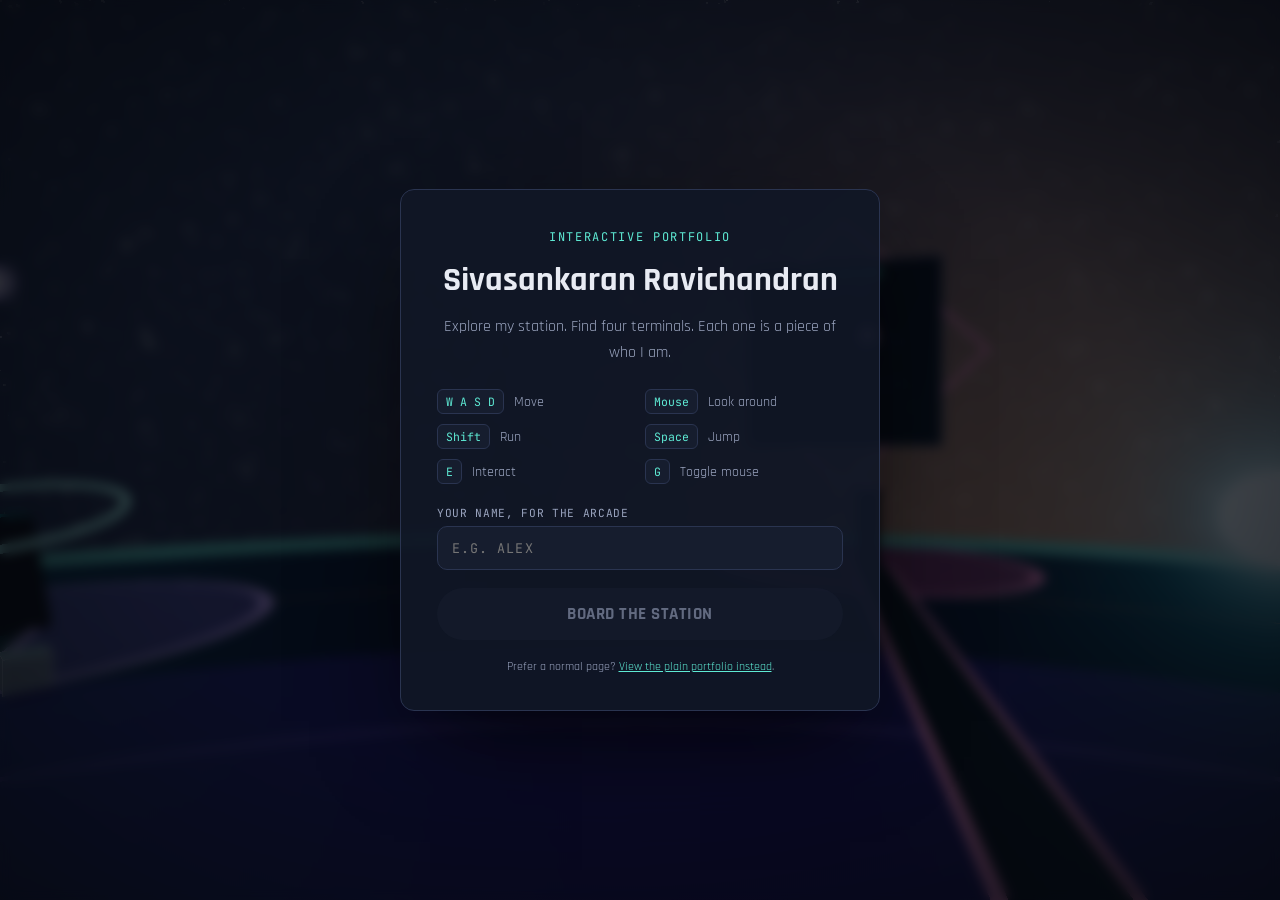
<file: index.html>
<!DOCTYPE html>
<html lang="en">
<head>
  <meta charset="UTF-8" />
  <meta name="viewport" content="width=device-width, initial-scale=1.0, viewport-fit=cover" />
  <title>Sivasankaran Ravichandran — Explore My World</title>
  <meta name="description" content="Explore an interactive 3D space station and discover Sivasankaran Ravichandran's background, skills, projects, experience, and contact details as interactive terminals." />
  <meta name="theme-color" content="#0b0f19" />
  <link rel="icon" href="data:image/svg+xml,<svg xmlns=%22http://www.w3.org/2000/svg%22 viewBox=%220 0 100 100%22><text y=%22.9em%22 font-size=%2290%22>🚀</text></svg>" />
  <link rel="preconnect" href="https://fonts.googleapis.com" />
  <link rel="preconnect" href="https://fonts.gstatic.com" crossorigin />
  <link href="https://fonts.googleapis.com/css2?family=Rajdhani:wght@500;600;700&family=JetBrains+Mono:wght@400;500;600&display=swap" rel="stylesheet" />
  <link rel="stylesheet" href="css/style.css" />
  <script type="importmap">
    {
      "imports": {
        "three": "./js/vendor/three/build/three.module.js",
        "three/addons/": "./js/vendor/three/examples/jsm/"
      }
    }
  </script>
</head>
<body>

  <canvas id="worldCanvas"></canvas>
  <div class="vignette" aria-hidden="true"></div>

  <!-- ===== Intro / start screen ===== -->
  <div class="intro" id="intro">
    <div class="intro-card">
      <span class="eyebrow">Interactive Portfolio</span>
      <h1>Sivasankaran Ravichandran</h1>
      <p class="tagline">Explore my station. Find four terminals. Each one is a piece of who I am.</p>
      <div class="intro-controls">
        <div class="control-row"><span class="key">W A S D</span><span>Move</span></div>
        <div class="control-row"><span class="key">Mouse</span><span>Look around</span></div>
        <div class="control-row"><span class="key">Shift</span><span>Run</span></div>
        <div class="control-row"><span class="key">Space</span><span>Jump</span></div>
        <div class="control-row"><span class="key">E</span><span>Interact</span></div>
        <div class="control-row"><span class="key">G</span><span>Toggle mouse</span></div>
      </div>
      <p class="intro-note" id="introNote">On touch devices: drag the left stick to move, drag the right side to look, tap the button to interact.</p>
      <div class="intro-name-row">
        <label for="playerNameInput" class="intro-name-label">Your name, for the arcade</label>
        <input class="xo-code-input intro-name-input" id="playerNameInput" type="text" maxlength="16" placeholder="e.g. Alex" autocomplete="off" />
      </div>
      <button class="btn-enter" id="enterBtn" type="button" disabled>Board The Station</button>
      <p class="intro-fallback">
        Prefer a normal page? <a href="fallback.html">View the plain portfolio instead</a>.
      </p>
    </div>
  </div>

  <!-- ===== Loading screen (between intro and the live station) ===== -->
  <div class="loading-screen" id="loadingScreen" hidden>
    <div class="loading-spinner" aria-hidden="true"></div>
    <p class="loading-text" id="loadingText">Booting station systems…</p>
  </div>

  <!-- ===== HUD ===== -->
  <div class="hud" id="hud" hidden>
    <div class="hud-top">
      <span class="hud-brand">Siva<span>.</span></span>
      <span class="hud-milestones" id="hudMilestoneCount">0 / 4 Milestones</span>
      <div class="hud-top-actions">
        <button class="hud-btn" id="muteBtn" type="button" aria-label="Toggle sound" aria-pressed="false">&#128267;</button>
        <button class="hud-btn" id="mouseToggleBtn" type="button" aria-label="Toggle mouse cursor" aria-pressed="true" hidden>&#128274;</button>
      </div>
    </div>

    <div class="crosshair" id="crosshair" aria-hidden="true"></div>

    <div class="prompt" id="prompt" hidden>
      <span id="promptText">[ E ] View About Me</span>
    </div>

    <div class="milestone-toast" id="milestoneToast" hidden></div>

    <div class="orb-badge" id="orbBadge">
      <span class="orb-badge-icon">🔮</span>
      <span id="orbBadgeText">0 / 8 Orbs</span>
    </div>

    <div class="victory-badge" id="victoryBadge" hidden>
      <span class="victory-badge-icon">🏆</span>
      <span class="victory-badge-text">All Milestones Complete</span>
    </div>

    <!-- Touch controls (shown only on touch devices via JS) -->
    <div class="touch-controls" id="touchControls" hidden>
      <div class="touch-stick" id="touchStick"><div class="touch-stick-knob" id="touchStickKnob"></div></div>
      <button class="touch-interact" id="touchInteractBtn" type="button" hidden>Interact</button>
      <div class="touch-look" id="touchLook" aria-hidden="true"></div>
    </div>

  </div>

  <!-- ===== Content panel ===== -->
  <div class="panel" id="panel" hidden>
    <div class="panel-card">
      <div class="panel-header">
        <span class="panel-title" id="panelTitle">Station</span>
        <button class="panel-close" id="panelClose" type="button" aria-label="Close">&times;</button>
      </div>
      <div class="panel-body" id="panelBody"></div>
    </div>
  </div>

  <!-- ===== Victory overlay (plays once) ===== -->
  <div class="victory-overlay" id="victoryOverlay" hidden>
    <div class="victory-content">
      <div class="victory-trophy">🏆</div>
      <h2>All Milestones Discovered</h2>
      <p>You've explored my full profile — background, projects, experience, and how to reach me. Thanks for walking through my world.</p>
      <button class="btn-enter" id="victoryContinueBtn" type="button">Continue Exploring</button>
    </div>
  </div>

  <script src="js/vendor/peerjs/peerjs.min.js"></script>
  <script type="module" src="js/main.js"></script>
</body>
</html>
</file>
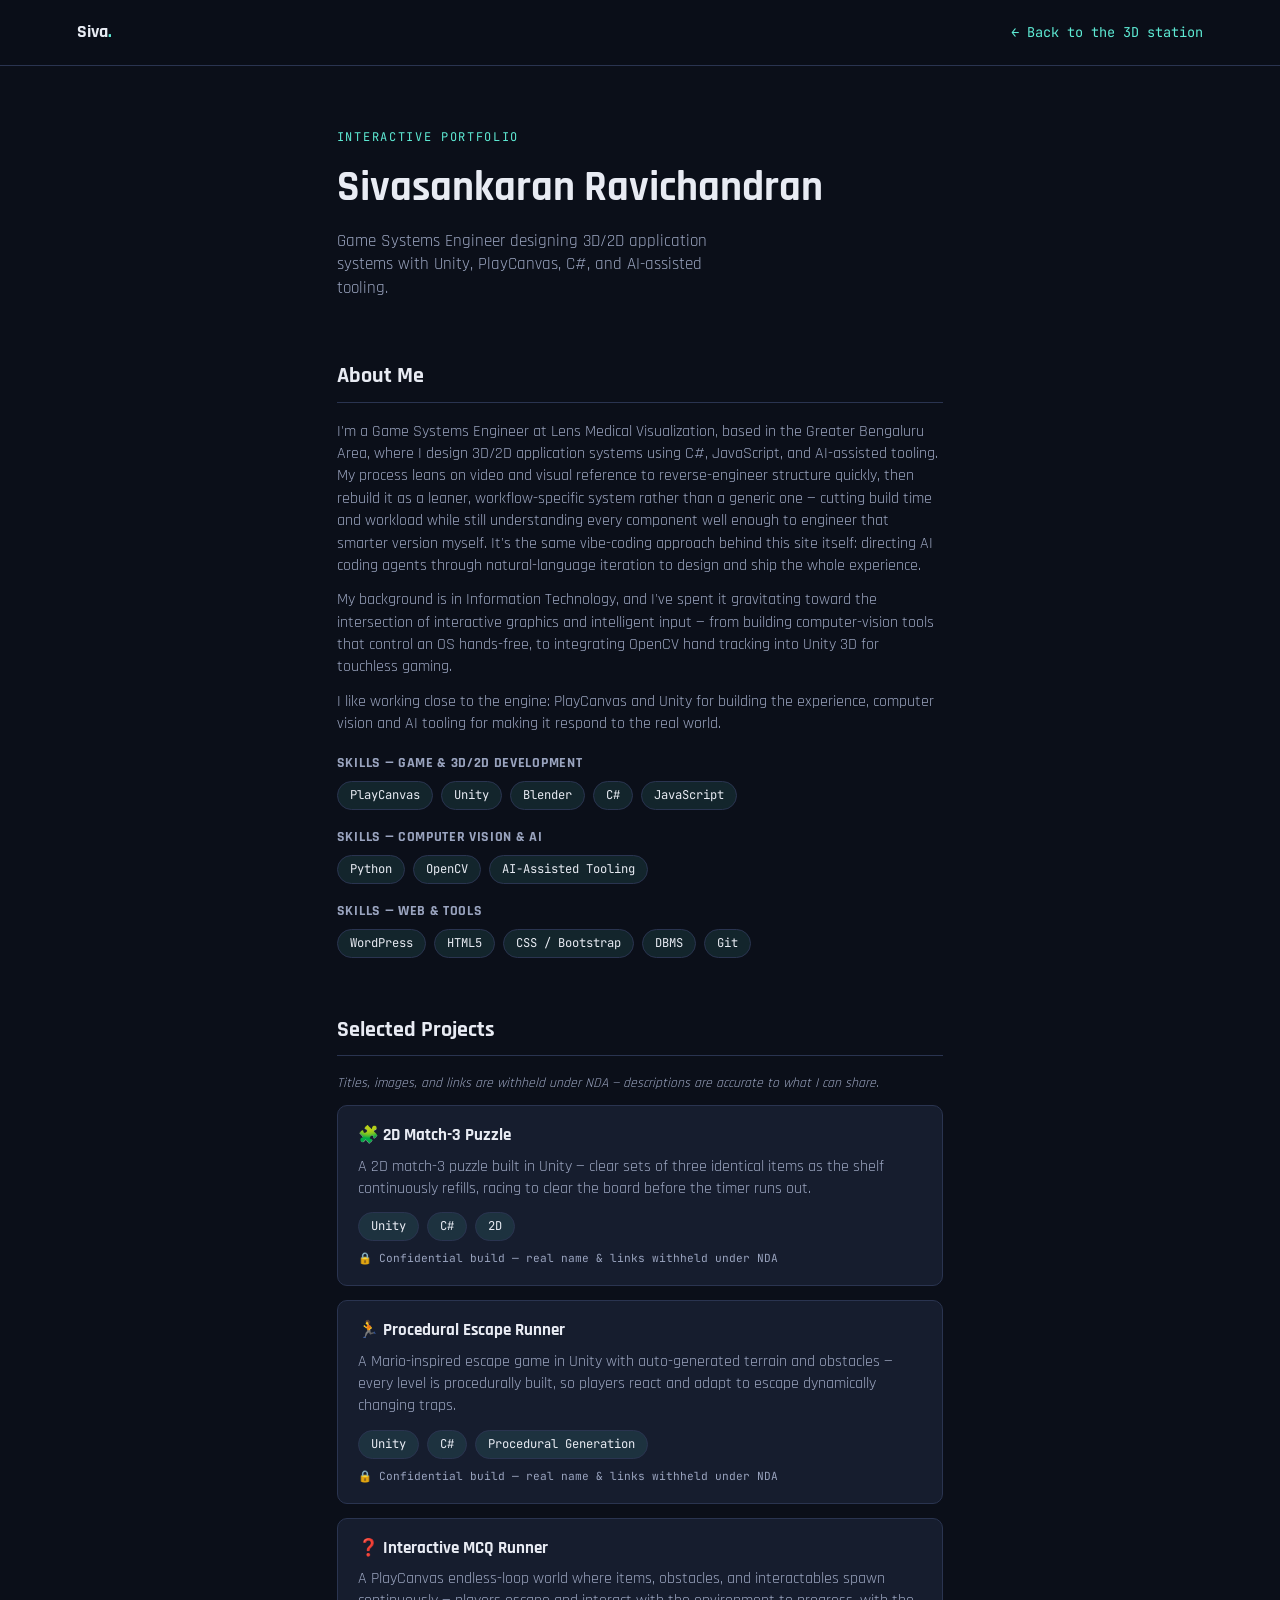
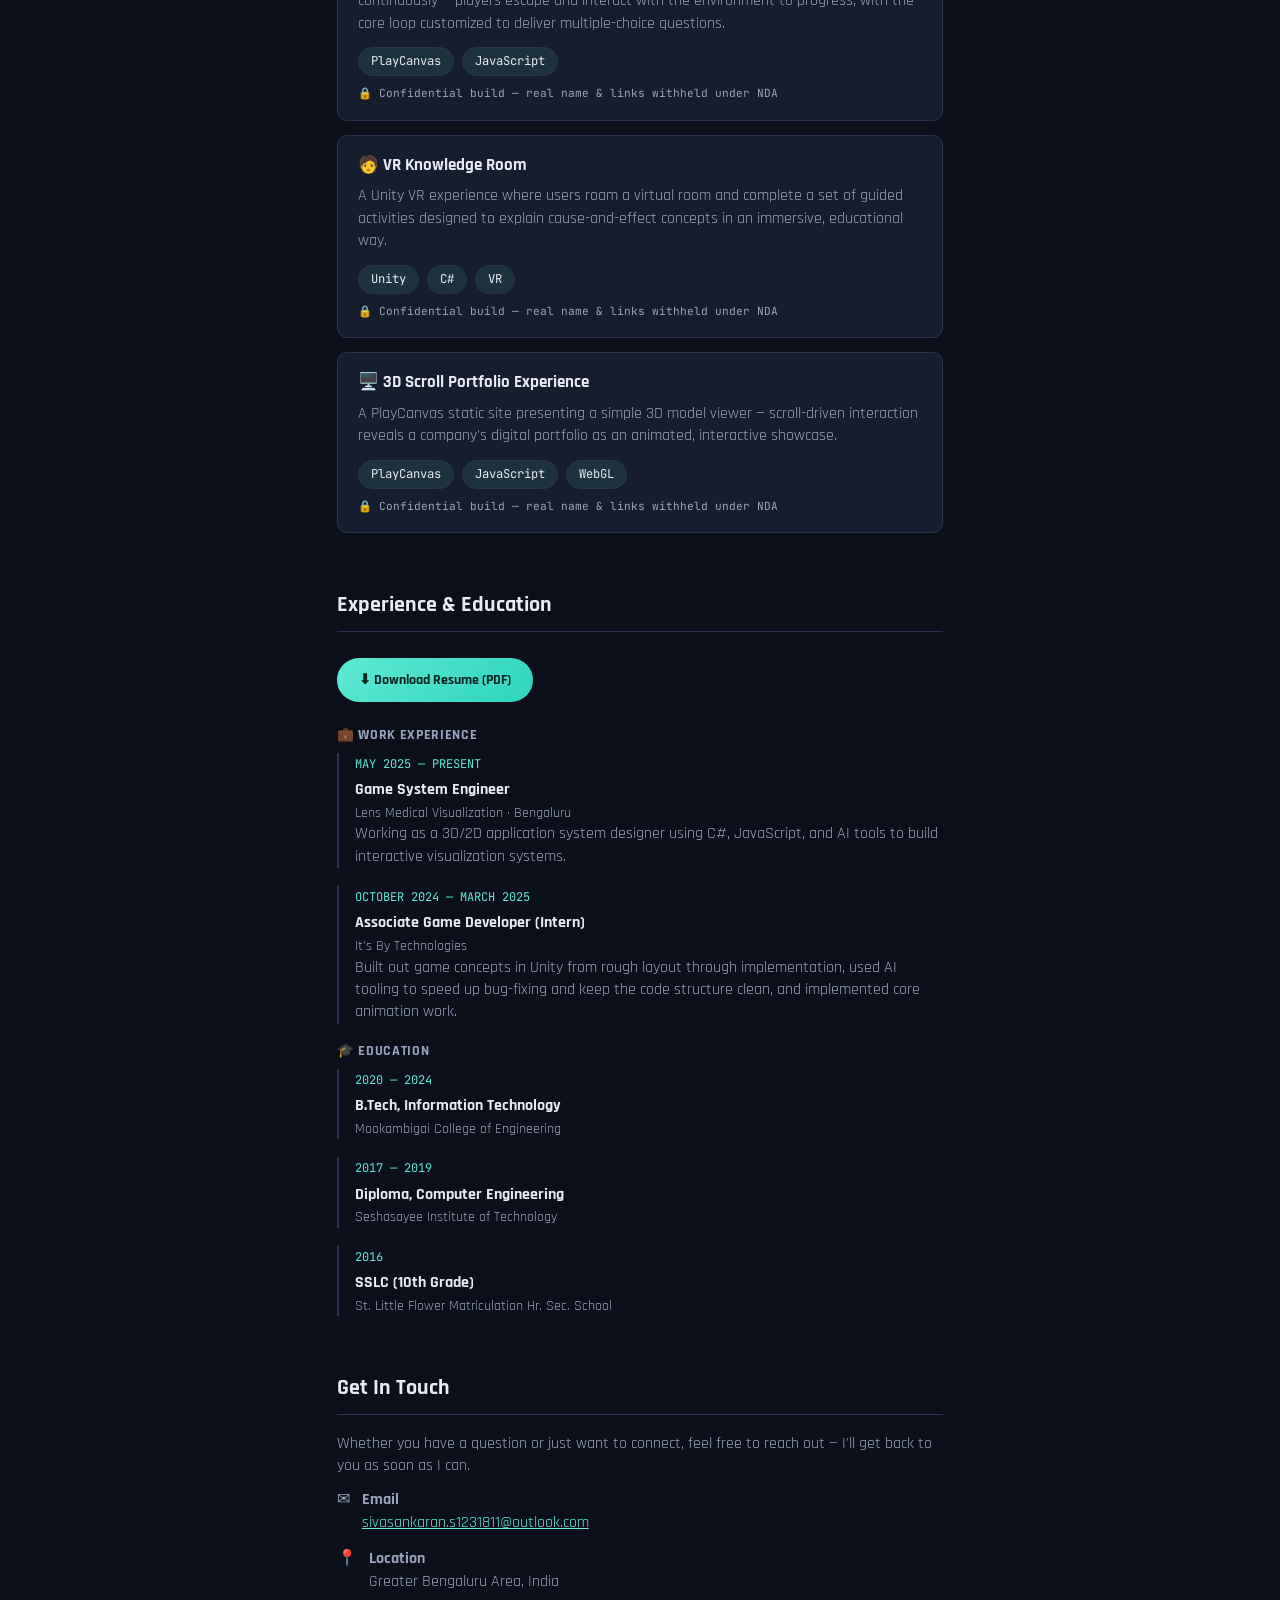
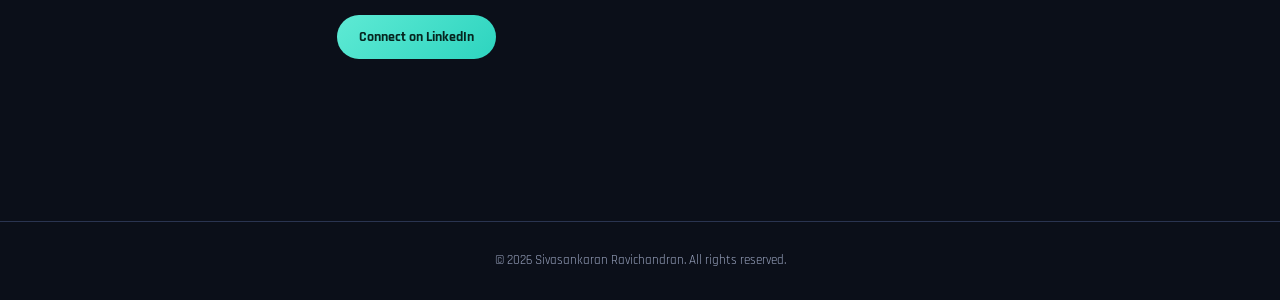
<file: fallback.html>
<!DOCTYPE html>
<html lang="en">
<head>
  <meta charset="UTF-8" />
  <meta name="viewport" content="width=device-width, initial-scale=1.0" />
  <title>Sivasankaran Ravichandran — Portfolio</title>
  <meta name="description" content="Sivasankaran Ravichandran's background, skills, projects, experience, and contact details." />
  <link rel="icon" href="data:image/svg+xml,<svg xmlns=%22http://www.w3.org/2000/svg%22 viewBox=%220 0 100 100%22><text y=%22.9em%22 font-size=%2290%22>🚀</text></svg>" />
  <link rel="preconnect" href="https://fonts.googleapis.com" />
  <link rel="preconnect" href="https://fonts.gstatic.com" crossorigin />
  <link href="https://fonts.googleapis.com/css2?family=Rajdhani:wght@500;600;700&family=JetBrains+Mono:wght@400;500;600&display=swap" rel="stylesheet" />
  <link rel="stylesheet" href="css/fallback.css" />
</head>
<body>
  <header class="fb-header">
    <span class="fb-brand">Siva<span>.</span></span>
    <a class="fb-link" href="index.html">← Back to the 3D station</a>
  </header>

  <main class="fb-main">
    <section class="fb-hero">
      <span class="eyebrow">Interactive Portfolio</span>
      <h1>Sivasankaran Ravichandran</h1>
      <p>Game Systems Engineer designing 3D/2D application systems with Unity, PlayCanvas, C#, and AI-assisted tooling.</p>
    </section>

    <section class="fb-section">
      <h2>About Me</h2>
      <p>I'm a Game Systems Engineer at Lens Medical Visualization, based in the Greater Bengaluru Area, where I design 3D/2D application systems using C#, JavaScript, and AI-assisted tooling. My process leans on video and visual reference to reverse-engineer structure quickly, then rebuild it as a leaner, workflow-specific system rather than a generic one — cutting build time and workload while still understanding every component well enough to engineer that smarter version myself. It's the same vibe-coding approach behind this site itself: directing AI coding agents through natural-language iteration to design and ship the whole experience.</p>
      <p>My background is in Information Technology, and I've spent it gravitating toward the intersection of interactive graphics and intelligent input — from building computer-vision tools that control an OS hands-free, to integrating OpenCV hand tracking into Unity 3D for touchless gaming.</p>
      <p>I like working close to the engine: PlayCanvas and Unity for building the experience, computer vision and AI tooling for making it respond to the real world.</p>

      <h3>Skills — Game &amp; 3D/2D Development</h3>
      <div class="fb-tags"><span>PlayCanvas</span><span>Unity</span><span>Blender</span><span>C#</span><span>JavaScript</span></div>
      <h3>Skills — Computer Vision &amp; AI</h3>
      <div class="fb-tags"><span>Python</span><span>OpenCV</span><span>AI-Assisted Tooling</span></div>
      <h3>Skills — Web &amp; Tools</h3>
      <div class="fb-tags"><span>WordPress</span><span>HTML5</span><span>CSS / Bootstrap</span><span>DBMS</span><span>Git</span></div>
    </section>

    <section class="fb-section">
      <h2>Selected Projects</h2>
      <p class="fb-note">Titles, images, and links are withheld under NDA — descriptions are accurate to what I can share.</p>

      <article class="fb-project">
        <h3>🧩 2D Match-3 Puzzle</h3>
        <p>A 2D match-3 puzzle built in Unity — clear sets of three identical items as the shelf continuously refills, racing to clear the board before the timer runs out.</p>
        <div class="fb-tags"><span>Unity</span><span>C#</span><span>2D</span></div>
        <span class="fb-nda">🔒 Confidential build — real name &amp; links withheld under NDA</span>
      </article>

      <article class="fb-project">
        <h3>🏃 Procedural Escape Runner</h3>
        <p>A Mario-inspired escape game in Unity with auto-generated terrain and obstacles — every level is procedurally built, so players react and adapt to escape dynamically changing traps.</p>
        <div class="fb-tags"><span>Unity</span><span>C#</span><span>Procedural Generation</span></div>
        <span class="fb-nda">🔒 Confidential build — real name &amp; links withheld under NDA</span>
      </article>

      <article class="fb-project">
        <h3>❓ Interactive MCQ Runner</h3>
        <p>A PlayCanvas endless-loop world where items, obstacles, and interactables spawn continuously — players escape and interact with the environment to progress, with the core loop customized to deliver multiple-choice questions.</p>
        <div class="fb-tags"><span>PlayCanvas</span><span>JavaScript</span></div>
        <span class="fb-nda">🔒 Confidential build — real name &amp; links withheld under NDA</span>
      </article>

      <article class="fb-project">
        <h3>🧑 VR Knowledge Room</h3>
        <p>A Unity VR experience where users roam a virtual room and complete a set of guided activities designed to explain cause-and-effect concepts in an immersive, educational way.</p>
        <div class="fb-tags"><span>Unity</span><span>C#</span><span>VR</span></div>
        <span class="fb-nda">🔒 Confidential build — real name &amp; links withheld under NDA</span>
      </article>

      <article class="fb-project">
        <h3>🖥️ 3D Scroll Portfolio Experience</h3>
        <p>A PlayCanvas static site presenting a simple 3D model viewer — scroll-driven interaction reveals a company's digital portfolio as an animated, interactive showcase.</p>
        <div class="fb-tags"><span>PlayCanvas</span><span>JavaScript</span><span>WebGL</span></div>
        <span class="fb-nda">🔒 Confidential build — real name &amp; links withheld under NDA</span>
      </article>
    </section>

    <section class="fb-section">
      <h2>Experience &amp; Education</h2>
      <a class="fb-btn" href="assets/docs/resume.pdf" download>⬇ Download Resume (PDF)</a>

      <h3>💼 Work Experience</h3>
      <div class="fb-timeline">
        <span class="date">May 2025 — Present</span>
        <h4>Game System Engineer</h4>
        <div class="org">Lens Medical Visualization · Bengaluru</div>
        <p>Working as a 3D/2D application system designer using C#, JavaScript, and AI tools to build interactive visualization systems.</p>
      </div>
      <div class="fb-timeline">
        <span class="date">October 2024 — March 2025</span>
        <h4>Associate Game Developer (Intern)</h4>
        <div class="org">It's By Technologies</div>
        <p>Built out game concepts in Unity from rough layout through implementation, used AI tooling to speed up bug-fixing and keep the code structure clean, and implemented core animation work.</p>
      </div>

      <h3>🎓 Education</h3>
      <div class="fb-timeline">
        <span class="date">2020 — 2024</span>
        <h4>B.Tech, Information Technology</h4>
        <div class="org">Mookambigai College of Engineering</div>
      </div>
      <div class="fb-timeline">
        <span class="date">2017 — 2019</span>
        <h4>Diploma, Computer Engineering</h4>
        <div class="org">Seshasayee Institute of Technology</div>
      </div>
      <div class="fb-timeline">
        <span class="date">2016</span>
        <h4>SSLC (10th Grade)</h4>
        <div class="org">St. Little Flower Matriculation Hr. Sec. School</div>
      </div>
    </section>

    <section class="fb-section">
      <h2>Get In Touch</h2>
      <p>Whether you have a question or just want to connect, feel free to reach out — I'll get back to you as soon as I can.</p>
      <div class="fb-contact">
        <span>✉</span>
        <div><strong>Email</strong><br /><a href="mailto:sivasankaran.s1231811@outlook.com">sivasankaran.s1231811@outlook.com</a></div>
      </div>
      <div class="fb-contact">
        <span>📍</span>
        <div><strong>Location</strong><br />Greater Bengaluru Area, India</div>
      </div>
      <a class="fb-btn" href="https://www.linkedin.com/in/sivasankaran-ravichandran-b2a31b16b" target="_blank" rel="noopener">Connect on LinkedIn</a>
    </section>
  </main>

  <footer class="fb-footer">
    <span>© <span id="year"></span> Sivasankaran Ravichandran. All rights reserved.</span>
  </footer>

  <script>
    document.getElementById("year").textContent = new Date().getFullYear();
  </script>
</body>
</html>
</file>
<file: css/style.css>
:root {
  --bg: #0b0f19;
  --surface: #161d2e;
  --border: #2a3450;
  --text: #e8ebf3;
  --text-muted: #9aa4bf;
  --accent: #5eead4;
  --accent-strong: #2dd4bf;
  --accent-alt: #ffb454;
  --font-display: "Rajdhani", "Segoe UI", sans-serif;
  --font-mono: "JetBrains Mono", "Consolas", monospace;
  --radius: 14px;
}

* {
  box-sizing: border-box;
  margin: 0;
  padding: 0;
}

/* Guarantee the native `hidden` attribute always wins, even against a
   class rule that sets its own `display` (e.g. `.victory-overlay { display:
   flex }`) — without this, an element can be functionally hidden (opacity
   0) yet still full-viewport and clickable, silently swallowing clicks
   meant for whatever sits underneath it. */
[hidden] {
  display: none !important;
}

html, body {
  height: 100%;
  overflow: hidden;
  overscroll-behavior: none;
}

body {
  background: var(--bg);
  color: var(--text);
  font-family: var(--font-display);
  -webkit-font-smoothing: antialiased;
}

button {
  font-family: inherit;
  cursor: pointer;
}

#worldCanvas {
  position: fixed;
  inset: 0;
  width: 100%;
  height: 100%;
  display: block;
  touch-action: none;
}

.vignette {
  position: fixed;
  inset: 0;
  z-index: 1;
  pointer-events: none;
  background: radial-gradient(ellipse at center, transparent 55%, rgba(6, 9, 16, 0.75) 100%);
}

/* ---------- Intro ---------- */
.intro {
  position: fixed;
  inset: 0;
  z-index: 50;
  display: flex;
  align-items: center;
  justify-content: center;
  background: rgba(6, 9, 16, 0.72);
  -webkit-backdrop-filter: blur(6px);
  backdrop-filter: blur(6px);
  padding: 24px;
  transition: opacity 0.5s ease;
}

.intro.is-hidden {
  opacity: 0;
  pointer-events: none;
}

.intro-card {
  width: min(480px, 100%);
  background: rgba(17, 23, 38, 0.9);
  border: 1px solid var(--border);
  border-radius: var(--radius);
  padding: 36px;
  text-align: center;
  box-shadow: 0 40px 100px -30px rgba(0, 0, 0, 0.8);
}

.eyebrow {
  display: inline-block;
  font-family: var(--font-mono);
  font-size: 0.75rem;
  letter-spacing: 0.14em;
  text-transform: uppercase;
  color: var(--accent);
  margin-bottom: 14px;
}

.intro-card h1 {
  font-size: clamp(1.6rem, 4vw, 2.1rem);
  font-weight: 700;
  margin-bottom: 12px;
}

.tagline {
  color: var(--text-muted);
  font-size: 1rem;
  line-height: 1.6;
  margin-bottom: 24px;
}

.intro-controls {
  display: grid;
  grid-template-columns: 1fr 1fr;
  gap: 10px;
  margin-bottom: 18px;
  text-align: left;
}

.control-row {
  display: flex;
  align-items: center;
  gap: 10px;
  font-size: 0.85rem;
  color: var(--text-muted);
}

.key {
  font-family: var(--font-mono);
  font-size: 0.72rem;
  background: var(--surface);
  border: 1px solid var(--border);
  border-radius: 6px;
  padding: 4px 8px;
  color: var(--accent);
  white-space: nowrap;
}

.intro-note {
  font-size: 0.8rem;
  color: var(--text-muted);
  margin-bottom: 22px;
  line-height: 1.6;
}

.btn-enter {
  width: 100%;
  padding: 15px 24px;
  border-radius: 999px;
  border: none;
  background: linear-gradient(135deg, var(--accent), var(--accent-strong));
  color: #06251f;
  font-family: var(--font-display);
  font-weight: 700;
  font-size: 1.05rem;
  text-transform: uppercase;
  letter-spacing: 0.03em;
  box-shadow: 0 14px 34px -10px rgba(45, 212, 191, 0.55);
  transition: transform 0.2s ease;
}

.btn-enter:hover {
  transform: translateY(-2px);
}

.btn-enter:disabled {
  background: var(--surface);
  color: var(--text-muted);
  box-shadow: none;
  cursor: not-allowed;
  opacity: 0.6;
}

.btn-enter:disabled:hover {
  transform: none;
}

.intro-fallback {
  margin-top: 18px;
  font-size: 0.78rem;
  color: var(--text-muted);
}

.intro-fallback a {
  color: var(--accent);
}

.intro-name-row {
  margin: 22px 0 18px;
  text-align: left;
}

.intro-name-label {
  display: block;
  font-family: var(--font-mono);
  font-size: 0.7rem;
  letter-spacing: 0.06em;
  text-transform: uppercase;
  color: var(--text-muted);
  margin-bottom: 6px;
}

.intro-name-input {
  width: 100%;
  text-transform: none;
  letter-spacing: normal;
}

/* ---------- Loading screen ---------- */
.loading-screen {
  position: fixed;
  inset: 0;
  z-index: 45;
  display: flex;
  flex-direction: column;
  align-items: center;
  justify-content: center;
  gap: 20px;
  background: var(--bg);
}

.loading-spinner {
  width: 46px;
  height: 46px;
  border-radius: 50%;
  border: 3px solid var(--border);
  border-top-color: var(--accent);
  animation: loadingSpin 0.9s linear infinite;
}

@keyframes loadingSpin {
  to {
    transform: rotate(360deg);
  }
}

.loading-text {
  font-family: var(--font-mono);
  font-size: 0.85rem;
  color: var(--text-muted);
  letter-spacing: 0.03em;
}

/* ---------- HUD ---------- */
.hud {
  position: fixed;
  inset: 0;
  z-index: 10;
  pointer-events: none;
}

.hud-top {
  position: absolute;
  top: 0;
  left: 0;
  right: 0;
  display: flex;
  align-items: center;
  justify-content: space-between;
  gap: 16px;
  padding: 18px 22px;
  pointer-events: auto;
  background: linear-gradient(to bottom, rgba(6, 9, 16, 0.55), transparent);
}

.hud-brand {
  font-weight: 700;
  font-size: 1.05rem;
}

.hud-brand span {
  color: var(--accent);
}

.hud-milestones {
  font-family: var(--font-mono);
  font-size: 0.78rem;
  letter-spacing: 0.05em;
  color: var(--accent);
  background: rgba(17, 23, 38, 0.7);
  border: 1px solid var(--border);
  padding: 6px 14px;
  border-radius: 999px;
}

.hud-top-actions {
  display: flex;
  align-items: center;
  gap: 10px;
  flex-shrink: 0;
}

.hud-btn {
  width: 38px;
  height: 38px;
  border-radius: 50%;
  background: rgba(17, 23, 38, 0.7);
  border: 1px solid var(--border);
  color: var(--text);
  font-size: 0.95rem;
  display: inline-flex;
  align-items: center;
  justify-content: center;
  transition: border-color 0.2s ease;
}

.hud-btn:hover {
  border-color: var(--accent);
}

.crosshair {
  position: absolute;
  top: 50%;
  left: 50%;
  width: 6px;
  height: 6px;
  border-radius: 50%;
  background: var(--accent);
  transform: translate(-50%, -50%);
  box-shadow: 0 0 8px rgba(94, 234, 212, 0.8);
}

.prompt {
  position: absolute;
  left: 50%;
  bottom: 14%;
  transform: translateX(-50%);
  pointer-events: none;
}

.prompt span {
  display: inline-block;
  font-family: var(--font-mono);
  font-size: 0.85rem;
  font-weight: 600;
  color: var(--bg);
  background: var(--accent);
  padding: 10px 20px;
  border-radius: 999px;
  box-shadow: 0 10px 30px -8px rgba(94, 234, 212, 0.6);
  animation: promptPulse 1.6s ease-in-out infinite;
  white-space: nowrap;
}

@keyframes promptPulse {
  0%, 100% { transform: scale(1); }
  50% { transform: scale(1.04); }
}

.milestone-toast {
  position: absolute;
  top: 90px;
  left: 50%;
  transform: translateX(-50%);
  font-family: var(--font-mono);
  font-size: 0.85rem;
  color: var(--accent);
  background: rgba(17, 23, 38, 0.85);
  border: 1px solid var(--accent);
  padding: 10px 20px;
  border-radius: 999px;
  opacity: 0;
  transition: opacity 0.4s ease, transform 0.4s ease;
  pointer-events: none;
}

.milestone-toast.is-visible {
  opacity: 1;
  transform: translateX(-50%) translateY(6px);
}

.orb-badge {
  position: absolute;
  bottom: 22px;
  left: 22px;
  display: flex;
  align-items: center;
  gap: 10px;
  background: rgba(17, 23, 38, 0.85);
  border: 1px solid var(--border);
  border-radius: 999px;
  padding: 10px 18px;
  font-family: var(--font-mono);
  font-size: 0.78rem;
  color: var(--text-muted);
  transition: border-color 0.3s ease, color 0.3s ease, transform 0.3s ease;
}

.orb-badge-icon {
  font-size: 1.05rem;
}

.orb-badge.is-complete {
  border-color: var(--accent);
  color: var(--accent);
  transform: scale(1.05);
}

.victory-badge {
  position: absolute;
  bottom: 22px;
  right: 22px;
  display: flex;
  align-items: center;
  gap: 10px;
  background: rgba(17, 23, 38, 0.85);
  border: 1px solid var(--accent-alt);
  border-radius: 999px;
  padding: 10px 18px;
  font-family: var(--font-mono);
  font-size: 0.78rem;
  color: var(--accent-alt);
  opacity: 0;
  pointer-events: none;
  transform: scale(0.6) translateY(20px);
  transition: opacity 0.5s cubic-bezier(0.34, 1.56, 0.64, 1), transform 0.5s cubic-bezier(0.34, 1.56, 0.64, 1);
}

.victory-badge.is-visible {
  opacity: 1;
  pointer-events: auto;
  transform: scale(1) translateY(0);
}

.victory-badge-icon {
  font-size: 1.1rem;
}

/* ---------- Touch controls ---------- */
.touch-controls {
  position: absolute;
  inset: 0;
  pointer-events: none;
}

.touch-stick {
  position: absolute;
  left: 26px;
  bottom: 26px;
  width: 110px;
  height: 110px;
  border-radius: 50%;
  background: rgba(17, 23, 38, 0.55);
  border: 1px solid var(--border);
  pointer-events: auto;
  touch-action: none;
}

.touch-stick-knob {
  position: absolute;
  top: 50%;
  left: 50%;
  width: 46px;
  height: 46px;
  border-radius: 50%;
  background: rgba(94, 234, 212, 0.5);
  border: 1px solid var(--accent);
  transform: translate(-50%, -50%);
}

.touch-look {
  position: absolute;
  right: 0;
  top: 0;
  bottom: 0;
  width: 50%;
  pointer-events: auto;
  touch-action: none;
}

.touch-interact {
  position: absolute;
  right: 30px;
  bottom: 46px;
  width: 84px;
  height: 84px;
  border-radius: 50%;
  background: var(--accent);
  color: #06251f;
  border: none;
  font-family: var(--font-display);
  font-weight: 700;
  font-size: 0.78rem;
  text-transform: uppercase;
  pointer-events: auto;
  box-shadow: 0 10px 26px -8px rgba(94, 234, 212, 0.6);
}

/* ---------- Content panel ---------- */
.panel {
  position: fixed;
  inset: 0;
  z-index: 30;
  display: flex;
  align-items: center;
  justify-content: center;
  padding: 24px;
  background: rgba(6, 9, 16, 0.6);
  -webkit-backdrop-filter: blur(4px);
  backdrop-filter: blur(4px);
  opacity: 0;
  pointer-events: none;
  transition: opacity 0.35s ease;
}

.panel.is-open {
  opacity: 1;
  pointer-events: auto;
}

.panel-card {
  width: min(560px, 100%);
  max-height: 82vh;
  display: flex;
  flex-direction: column;
  background: rgba(17, 23, 38, 0.96);
  border: 1px solid var(--border);
  border-radius: var(--radius);
  box-shadow: 0 40px 100px -30px rgba(0, 0, 0, 0.8);
  transform: translateY(14px) scale(0.98);
  transition: transform 0.35s cubic-bezier(0.16, 1, 0.3, 1);
}

.panel.is-open .panel-card {
  transform: translateY(0) scale(1);
}

.panel-header {
  display: flex;
  align-items: center;
  justify-content: space-between;
  padding: 20px 24px;
  border-bottom: 1px solid var(--border);
  flex-shrink: 0;
}

.panel-title {
  font-family: var(--font-mono);
  font-size: 0.85rem;
  font-weight: 600;
  letter-spacing: 0.06em;
  text-transform: uppercase;
  color: var(--accent);
}

.panel-close {
  width: 32px;
  height: 32px;
  border-radius: 50%;
  border: 1px solid var(--border);
  background: transparent;
  color: var(--text-muted);
  font-size: 1.2rem;
}

.panel-close:hover {
  border-color: var(--accent);
  color: var(--accent);
}

.panel-body {
  padding: 24px;
  overflow-y: auto;
}

.panel-body p {
  color: var(--text-muted);
  font-size: 0.92rem;
  line-height: 1.7;
  margin-bottom: 14px;
}

.panel-body h4 {
  font-size: 0.78rem;
  text-transform: uppercase;
  letter-spacing: 0.06em;
  color: var(--text-muted);
  margin: 18px 0 10px;
}

.tag-row {
  display: flex;
  flex-wrap: wrap;
  gap: 8px;
  margin-bottom: 6px;
}

.tag {
  font-family: var(--font-mono);
  font-size: 0.76rem;
  background: rgba(94, 234, 212, 0.1);
  border: 1px solid var(--border);
  color: var(--text);
  padding: 5px 12px;
  border-radius: 999px;
}

.project-item {
  border: 1px solid var(--border);
  border-radius: 10px;
  padding: 14px 16px;
  margin-bottom: 12px;
}

.project-item h5 {
  font-size: 0.95rem;
  margin-bottom: 6px;
}

.project-item .nda {
  display: block;
  margin-top: 8px;
  font-family: var(--font-mono);
  font-size: 0.68rem;
  color: var(--text-muted);
}

.timeline-entry {
  border-left: 2px solid var(--border);
  padding-left: 14px;
  margin-bottom: 16px;
}

.timeline-entry .date {
  font-family: var(--font-mono);
  font-size: 0.72rem;
  color: var(--accent);
  text-transform: uppercase;
}

.timeline-entry h5 {
  font-size: 0.92rem;
  margin: 4px 0 2px;
}

.timeline-entry .org {
  font-size: 0.8rem;
  color: var(--text-muted);
}

.contact-line {
  display: flex;
  align-items: center;
  gap: 10px;
  margin-bottom: 12px;
  font-size: 0.9rem;
}

.contact-line strong {
  color: var(--text);
}

.panel-body .btn-enter {
  margin-top: 10px;
}

/* ---------- Arcade / Multiplayer Tic-Tac-Toe ---------- */
.xo-menu p,
.xo-waiting p {
  color: var(--text-muted);
  font-size: 0.9rem;
  line-height: 1.6;
  margin-bottom: 14px;
}

.xo-join-row {
  display: flex;
  gap: 8px;
  margin-top: 10px;
}

.xo-code-input {
  flex: 1;
  min-width: 0;
  background: var(--surface);
  border: 1px solid var(--border);
  border-radius: 10px;
  padding: 12px 14px;
  color: var(--text);
  font-family: var(--font-mono);
  letter-spacing: 0.08em;
  text-transform: uppercase;
}

.xo-join-row .btn-enter {
  width: auto;
  flex-shrink: 0;
  padding: 12px 22px;
}

.xo-status {
  font-family: var(--font-mono);
  font-size: 0.78rem;
  color: var(--accent);
  min-height: 1.2em;
}

.xo-status-error {
  color: #f87171;
}

.xo-waiting {
  text-align: center;
}

.xo-code {
  font-family: var(--font-mono);
  font-size: 2.2rem;
  font-weight: 700;
  letter-spacing: 0.2em;
  color: var(--accent);
  background: var(--surface);
  border: 1px solid var(--border);
  border-radius: 12px;
  padding: 16px;
  margin-bottom: 14px;
}

.xo-meta {
  display: flex;
  justify-content: space-between;
  align-items: center;
  font-family: var(--font-mono);
  font-size: 0.85rem;
  color: var(--text-muted);
  margin-bottom: 14px;
}

.xo-role {
  color: var(--accent);
  font-weight: 600;
}

.xo-board {
  display: grid;
  grid-template-columns: repeat(3, 1fr);
  gap: 8px;
  max-width: 280px;
  margin: 0 auto 16px;
}

.xo-cell {
  aspect-ratio: 1;
  background: var(--surface);
  border: 1px solid var(--border);
  border-radius: 10px;
  font-family: var(--font-display);
  font-weight: 700;
  font-size: 2rem;
  color: var(--text);
  transition: border-color 0.2s ease, background 0.2s ease;
}

.xo-cell:not(:disabled):hover {
  border-color: var(--accent);
  cursor: pointer;
}

.xo-cell:disabled {
  cursor: default;
}

.xo-cell-x {
  color: var(--accent);
}

.xo-cell-o {
  color: var(--accent-alt);
}

.xo-cell-fading {
  opacity: 0.4;
}

.xo-cell-winning {
  border-color: var(--accent);
  animation: xoWinPulse 0.9s ease-in-out infinite;
}

@keyframes xoWinPulse {
  0%, 100% {
    box-shadow: 0 0 6px rgba(94, 234, 212, 0.3);
  }
  50% {
    box-shadow: 0 0 18px rgba(94, 234, 212, 0.75);
  }
}

.xo-result {
  text-align: center;
  font-family: var(--font-display);
  font-weight: 700;
  font-size: 1.1rem;
  color: var(--accent);
  margin-bottom: 12px;
}

.xo-actions {
  display: flex;
  gap: 10px;
}

.xo-actions .btn-enter {
  margin-top: 0;
}

/* ---------- Racing Arena ---------- */
.race-wrap {
  display: flex;
  flex-direction: column;
  gap: 12px;
}

.race-canvas-box {
  position: relative;
  width: 100%;
  aspect-ratio: 16 / 9;
  background: #05070d;
  border: 1px solid var(--border);
  border-radius: 10px;
  overflow: hidden;
}

.race-canvas {
  position: absolute;
  inset: 0;
  width: 100%;
  height: 100%;
  display: block;
  outline: none;
}

.race-canvas:focus {
  box-shadow: inset 0 0 0 2px var(--accent);
}

.race-hud {
  display: flex;
  justify-content: space-between;
  font-family: var(--font-mono);
  font-size: 0.78rem;
  color: var(--text-muted);
}

.race-hud-speed {
  color: var(--accent);
  font-weight: 600;
}

.race-hud-lap {
  color: var(--text);
  font-weight: 600;
}

.race-status {
  text-align: center;
  font-family: var(--font-mono);
  font-size: 0.78rem;
  color: var(--accent);
  min-height: 1.2em;
}

/* ---------- Victory overlay ---------- */
.victory-overlay {
  position: fixed;
  inset: 0;
  z-index: 40;
  display: flex;
  align-items: center;
  justify-content: center;
  background: rgba(6, 9, 16, 0.82);
  opacity: 0;
  pointer-events: none;
  transition: opacity 0.6s ease;
  padding: 24px;
}

.victory-overlay.is-visible {
  opacity: 1;
  pointer-events: auto;
}

.victory-content {
  text-align: center;
  max-width: 460px;
}

.victory-trophy {
  font-size: 4rem;
  margin-bottom: 18px;
  animation: trophyPop 0.7s cubic-bezier(0.34, 1.56, 0.64, 1);
}

@keyframes trophyPop {
  0% { transform: scale(0) rotate(-20deg); opacity: 0; }
  100% { transform: scale(1) rotate(0); opacity: 1; }
}

.victory-content h2 {
  font-size: 1.6rem;
  margin-bottom: 14px;
}

.victory-content p {
  color: var(--text-muted);
  line-height: 1.7;
  margin-bottom: 26px;
}

@media (max-width: 720px) {
  .intro-controls {
    grid-template-columns: 1fr;
  }

  .hud-milestones {
    font-size: 0.7rem;
    padding: 5px 10px;
  }

  .prompt {
    bottom: 22%;
  }
}
</file>
<file: css/fallback.css>
:root {
  --bg: #0b0f19;
  --surface: #161d2e;
  --border: #2a3450;
  --text: #e8ebf3;
  --text-muted: #9aa4bf;
  --accent: #5eead4;
  --font-display: "Rajdhani", "Segoe UI", sans-serif;
  --font-mono: "JetBrains Mono", "Consolas", monospace;
}

* {
  box-sizing: border-box;
  margin: 0;
  padding: 0;
}

body {
  background: var(--bg);
  color: var(--text);
  font-family: var(--font-display);
  line-height: 1.4;
}

.fb-header {
  display: flex;
  align-items: center;
  justify-content: space-between;
  padding: 20px 6vw;
  border-bottom: 1px solid var(--border);
  position: sticky;
  top: 0;
  background: rgba(11, 15, 25, 0.9);
  -webkit-backdrop-filter: blur(6px);
  backdrop-filter: blur(6px);
  z-index: 5;
}

.fb-brand {
  font-weight: 700;
  font-size: 1.1rem;
}

.fb-brand span {
  color: var(--accent);
}

.fb-link {
  color: var(--accent);
  text-decoration: none;
  font-size: 0.85rem;
  font-family: var(--font-mono);
}

.fb-link:hover {
  text-decoration: underline;
}

.fb-main {
  max-width: 760px;
  margin: 0 auto;
  padding: 60px 6vw 100px;
}

.fb-hero {
  margin-bottom: 60px;
}

.eyebrow {
  display: inline-block;
  font-family: var(--font-mono);
  font-size: 0.75rem;
  letter-spacing: 0.14em;
  text-transform: uppercase;
  color: var(--accent);
  margin-bottom: 14px;
}

.fb-hero h1 {
  font-size: clamp(1.8rem, 5vw, 2.6rem);
  margin-bottom: 12px;
}

.fb-hero p {
  color: var(--text-muted);
  font-size: 1.05rem;
  max-width: 46ch;
}

.fb-section {
  margin-bottom: 56px;
}

.fb-section h2 {
  font-size: 1.4rem;
  margin-bottom: 18px;
  padding-bottom: 10px;
  border-bottom: 1px solid var(--border);
}

.fb-section h3 {
  font-size: 0.85rem;
  text-transform: uppercase;
  letter-spacing: 0.05em;
  color: var(--text-muted);
  margin: 18px 0 8px;
}

.fb-section p {
  color: var(--text-muted);
  margin-bottom: 12px;
}

.fb-note {
  font-size: 0.85rem;
  font-style: italic;
}

.fb-tags {
  display: flex;
  flex-wrap: wrap;
  gap: 8px;
  margin-bottom: 6px;
}

.fb-tags span {
  font-family: var(--font-mono);
  font-size: 0.76rem;
  background: rgba(94, 234, 212, 0.1);
  border: 1px solid var(--border);
  color: var(--text);
  padding: 5px 12px;
  border-radius: 999px;
}

.fb-project {
  background: var(--surface);
  border: 1px solid var(--border);
  border-radius: 10px;
  padding: 18px 20px;
  margin-bottom: 14px;
}

.fb-project h3 {
  color: var(--text);
  font-size: 1.05rem;
  text-transform: none;
  letter-spacing: 0;
  margin: 0 0 8px;
}

.fb-nda {
  display: block;
  margin-top: 10px;
  font-family: var(--font-mono);
  font-size: 0.7rem;
  color: var(--text-muted);
}

.fb-timeline {
  border-left: 2px solid var(--border);
  padding-left: 16px;
  margin-bottom: 18px;
}

.fb-timeline .date {
  font-family: var(--font-mono);
  font-size: 0.75rem;
  color: var(--accent);
  text-transform: uppercase;
}

.fb-timeline h4 {
  font-size: 1rem;
  margin: 4px 0 2px;
}

.fb-timeline .org {
  color: var(--text-muted);
  font-size: 0.88rem;
}

.fb-contact {
  display: flex;
  align-items: flex-start;
  gap: 12px;
  margin-bottom: 14px;
  color: var(--text-muted);
}

.fb-contact a {
  color: var(--accent);
}

.fb-btn {
  display: inline-block;
  margin: 8px 0 6px;
  padding: 12px 22px;
  border-radius: 999px;
  background: linear-gradient(135deg, #5eead4, #2dd4bf);
  color: #06251f;
  font-weight: 700;
  text-decoration: none;
  font-size: 0.9rem;
}

.fb-footer {
  text-align: center;
  padding: 30px;
  color: var(--text-muted);
  font-size: 0.8rem;
  border-top: 1px solid var(--border);
}
</file>
